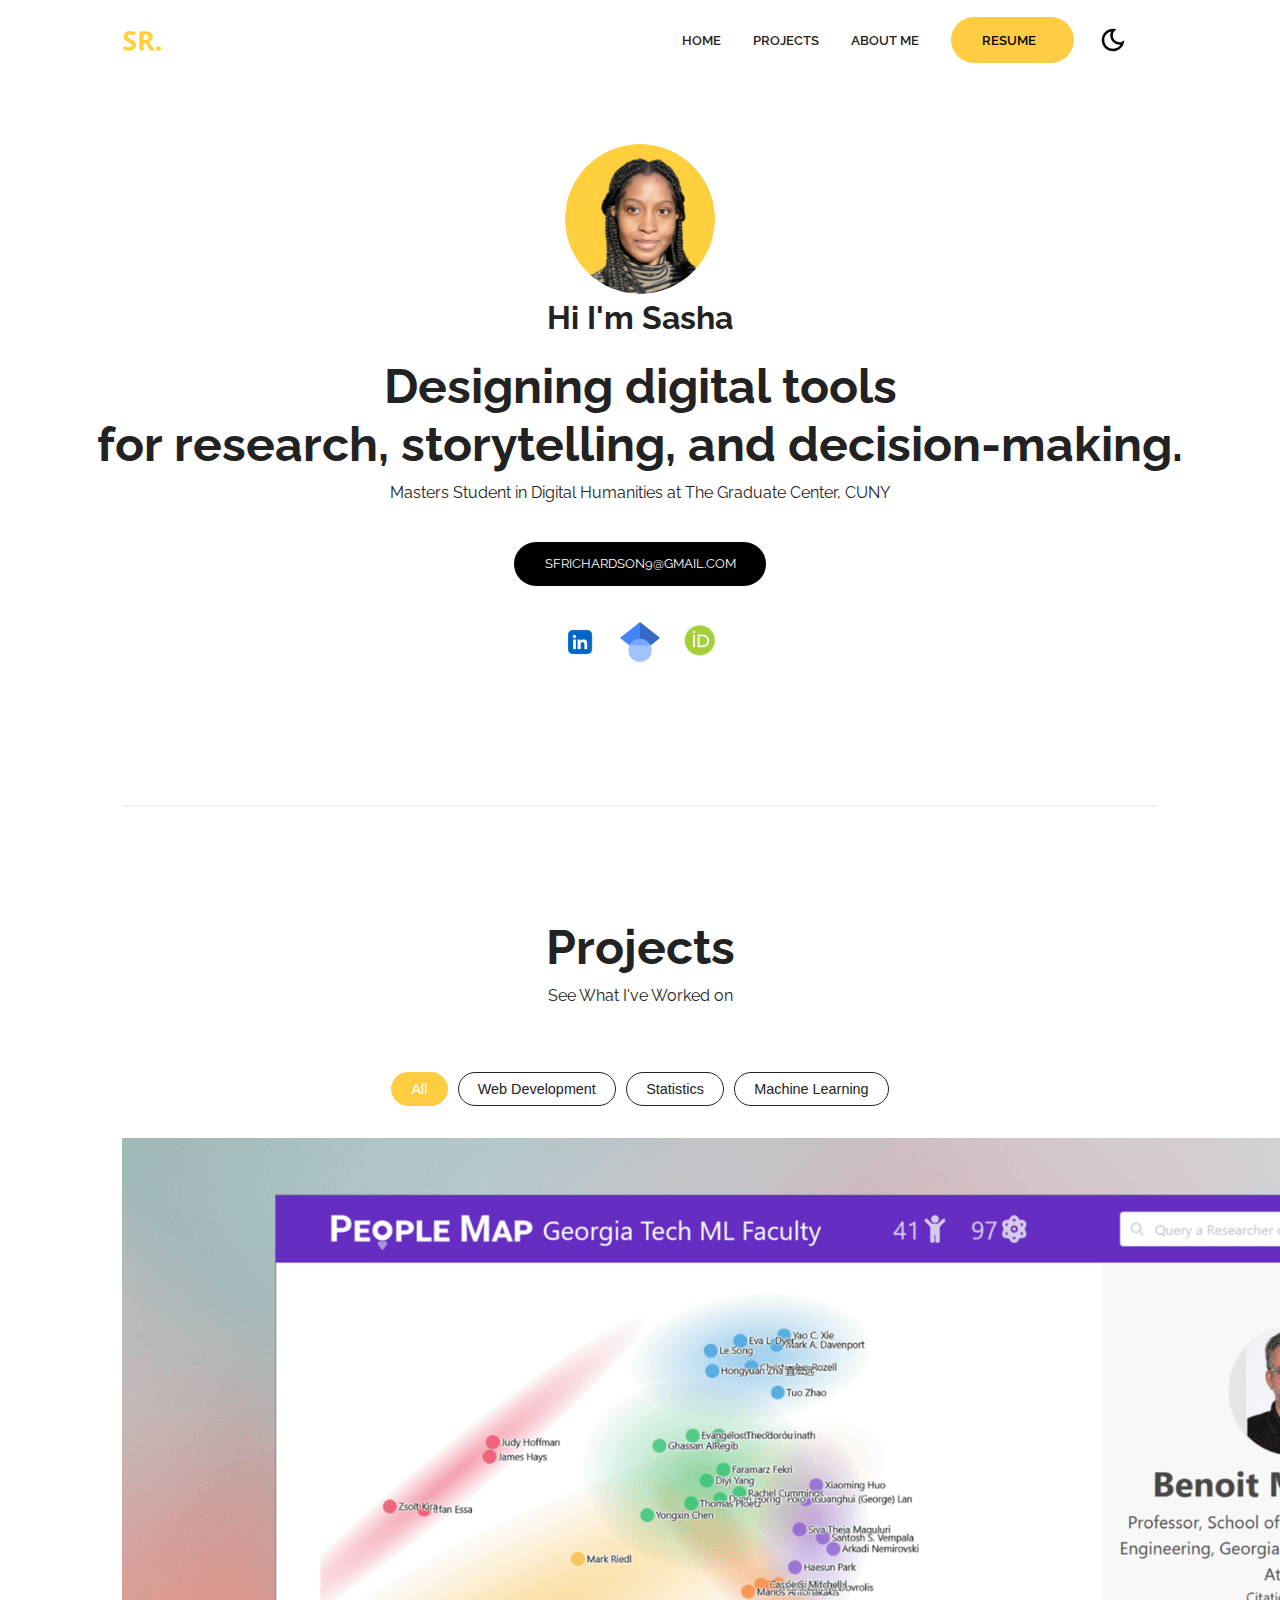
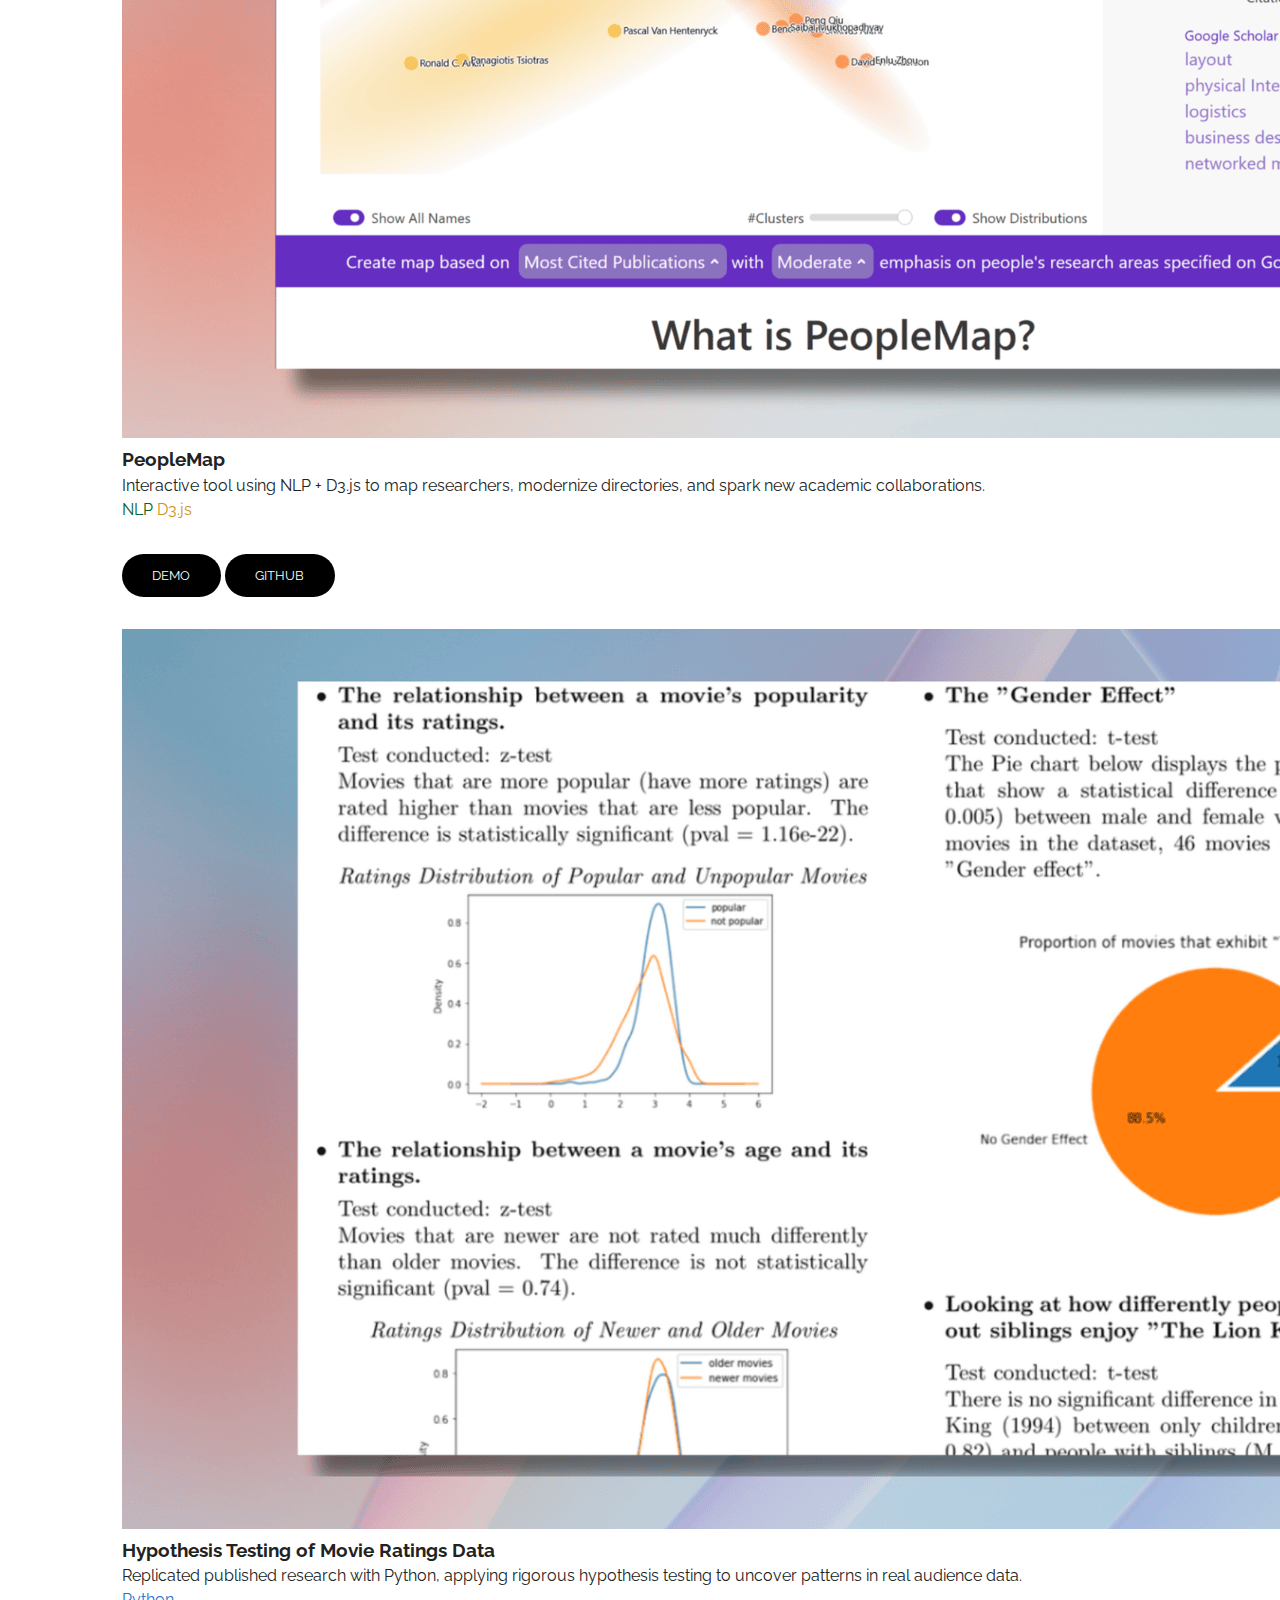
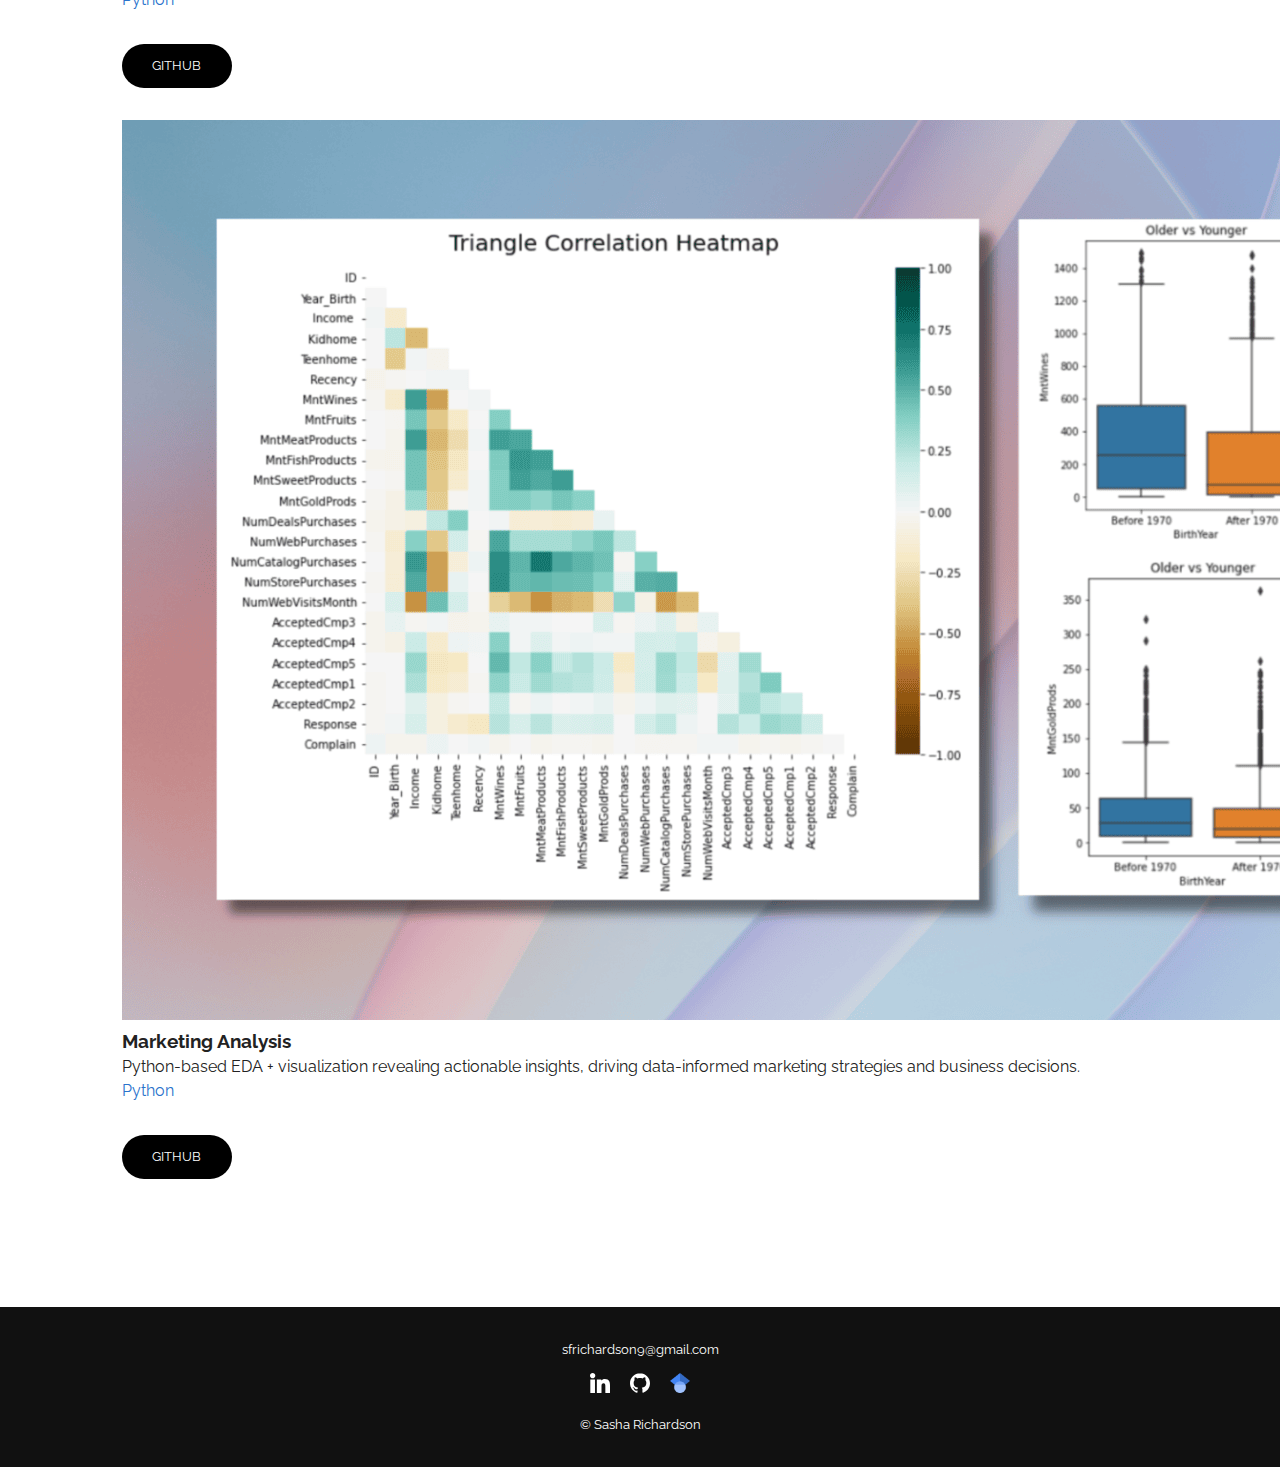
<file: index.html>
<!DOCTYPE html>
<html lang="en">
  <head>
    <meta charset="UTF-8" />
    <meta http-equiv="X-UA-Compatible" content="IE=edge" />
    <meta name="viewport" content="width=device-width, initial-scale=1.0" />
    <!-- Primary Meta Tags -->
    <title>Sasha Richardson | Portfolio</title>
    <meta name="title" content="Sasha Richardson - Data Science & Digital Humanities Portfolio" />
    <meta
      name="description"
      content="MA student in Digital Humanities, data scientist, and researcher. I build tools for storytelling, analysis, and decision-making."
    />

    <!-- Open Graph / Facebook -->
    <meta property="og:type" content="website" />
    <meta property="og:url" content="https://srichardson0.github.io/" />
    <meta property="og:title" content="Sasha Richardson | Portfolio | Data Science & Digital Humanities" />
    <meta property="og:description" content="Exploring where data, design, and storytelling meet. See my projects, research, and writing." />
    <meta property="og:image" content="https://opengraph.b-cdn.net/production/images/4198d995-8fb9-4bf4-8a15-e4f008633467.png?token=WSlvfN5LDY4O6q2sgLbkolhBB46ezlSLAMFl7UA4eRU&height=653&width=1200&expires=33292231546" />

    <!-- Twitter -->
    <meta property="twitter:card" content="summary_large_image" />
    <meta property="twitter:domain" content="srichardson0.github.io">
    <meta property="twitter:url" content="https://srichardson0.github.io/">
    <meta property="twitter:title" content="Sasha Richardson | Portfolio | Data Science & Digital Humanities" />
    <meta property="twitter:description" content="Data scientist & digital humanist building tools for research, visualization, and storytelling." />
    <meta property="twitter:image" content="https://opengraph.b-cdn.net/production/images/4198d995-8fb9-4bf4-8a15-e4f008633467.png?token=WSlvfN5LDY4O6q2sgLbkolhBB46ezlSLAMFl7UA4eRU&height=653&width=1200&expires=33292231546" />

    <!-- Link -->
    <link
      rel="apple-touch-icon"
      sizes="180x180"
      href="assets/favicon/apple-touch-icon.png"
    />
    <link
      rel="icon"
      type="image/png"
      sizes="16x16"
      href="/assets/favicon/favicon-16x16.png"
    />
    <link
      rel="icon"
      type="image/png"
      sizes="32x32"
      href="assets/favicon/favicon-32x32.png"
    />
    <link
      rel="icon"
      type="image/png"
      sizes="192x192"
      href="assets/favicon/android-chrome-192x192.png"
    />
    <link
      rel="icon"
      type="image/png"
      sizes="512x512"
      href="assets/favicon/android-chrome-512x512.png"
    />
    <link rel="icon" type="image/x-icon" href="assets/favicon/favicon.ico" />
    <link rel="manifest" href="assets/favicon/site.webmanifest" />
    <link
      rel="stylesheet"
      href="https://use.fontawesome.com/releases/v5.15.4/css/all.css"
      integrity="sha384-DyZ88mC6Up2uqS4h/KRgHuoeGwBcD4Ng9SiP4dIRy0EXTlnuz47vAwmeGwVChigm"
      crossorigin="anonymous"
    />
    <link rel="stylesheet" href="css/style.css" />
    <link rel="stylesheet" href="css/utilities.css" />
  </head>
  <body>
    <header id="hero">
      <!-- Navbar -->
      <nav class="navbar">
        <div class="container">
          <!-- Logo -->
          <h1 id="logo">
            <a href="index.html"
              ><img src="./assets/logo.png" alt="Sasha Richardson Logo"
            /></a>
          </h1>
          <!-- Navbar links -->
          <ul class="nav-menu">
            <li><a class="nav-link" href="index.html">HOME</a></li>
            <li><a class="nav-link" href="index.html#projects">PROJECTS</a></li>
            <li><a class="nav-link" href="about.html">ABOUT ME</a></li>
            <!-- <li><a class="nav-link" href="https://sfrichardson9.wordpress.com/" target="_blank">BLOG</a></li> -->
            <li>
              <a
                class="nav-link btn btn-primary"
                href="assets/Sasha_Resume.pdf"
                target="_blank"
                >RESUME <i class="fas fa-arrow-right"></i
              ></a>
            </li>

            <!-- Toggle switch -->
            <div class="theme-switch">
              <input type="checkbox" id="switch" />
              <label class="toggle-icons" for="switch">
                <img class="moon" src="assets/moon.svg" />
                <img class="sun" src="assets/sun.svg" />
              </label>
            </div>
            <!-- Hamburger menu -->
          </ul>
          <div class="hamburger">
            <span class="bar"></span>
            <span class="bar"></span>
            <span class="bar"></span>
          </div>
        </div>
      </nav>

      <section class="header-container">
        <img
          class="profile-image"
          src="assets/profile-image.png"
          alt="Sasha Richardson Profile Picture"
        />
        <h1>Hi I'm Sasha</h1>

        <div class="content-text">
          <h2>Designing digital tools</h2>
          <h2>for research, storytelling, and decision-making.</h2>

          <p>
            Masters Student in Digital Humanities at The Graduate Center, CUNY
          </p>
        </div>
        <a
          href="mailto:sfrichardson9@gmail.com"
          class="btn btn-secondary"
          target="_blank"
          >sfrichardson9@gmail.com</a
        >
      </section>
    </header>
    <div class="social-links">
      <a href="https://www.linkedin.com/in/sasha-richardson" target="_blank">
        <img src="./assets/linkedin-logo.webp" alt="Sasha Richardson LinkedIn" class="social-icon" />
      </a>
      <a href="https://scholar.google.com/citations?hl=en" target="_blank">
        <img src="assets/google-scholar-logo.png" alt="Sasha Richardson Google Scholar" class="social-icon" />
      </a>
      <a href="https://orcid.org/0009-0004-7585-4470" target="_blank">
        <img src="assets/orcid-logo.png" alt="Sasha Richardson ORCID" class="social-icon" />
      </a>
    </div>


<section id="projects" class="project-container container">
  <div class="division"></div>
  <div class="content-text">
    <h2>Projects</h2>
    <p>See What I've Worked on</p>
  </div>
  <div class="filter-tags">
    <button class="filter-btn active" data-filter="all">All</button>
    <button class="filter-btn" data-filter="web-dev">Web Development</button>
    <button class="filter-btn" data-filter="Statistics">Statistics</button>
    <button class="filter-btn" data-filter="ML">Machine Learning</button>
  </div>
  <article class="project-grid">
    <div class="project-card" data-tag="web-dev ML">
      <img
        src="assets/project/project-one.png"
        alt="PeopleMap Project Screenshot"
        class="project-image"
      />
      <div class="project-details">
        <h3 class="project-title">PeopleMap</h3>
        <p class="project-description">
          Interactive tool using NLP + D3.js to map researchers, modernize directories, and spark new academic collaborations.
        </p>
        <div class="project-tags">
          <span class="tag" style="color: #0c6125;">NLP</span>
          <span class="tag" style="color: #cc932a;">D3.js</span>
        </div>
        <div class="project-links">
          <a
            href="https://poloclub.github.io/people-map/ml/"
            target="_blank"
            class="btn btn-secondary"
            >Demo</a
          >
          <a
            href="https://github.com/poloclub/people-map"
            target="_blank"
            class="btn btn-secondary"
            >GitHub</a
          >
        </div>
      </div>
    </div>
    <div class="project-card" data-tag="Statistics">
      <img
        src="assets/project/project-two.png"
        alt="Movie Ratings Project Screenshot"
        class="project-image"
      />
      <div class="project-details">
        <h3 class="project-title">Hypothesis Testing of Movie Ratings Data</h3>
        <p class="project-description">
          Replicated published research with Python, applying rigorous hypothesis testing to uncover patterns in real audience data.
        </p>
        <div class="project-tags">
          <span class="tag" style="color: #2a73cc;">Python</span>
        </div>
        <div class="project-links">
          <a
            href="https://github.com/srichardson0/Hypothesis-testing-of-movie-ratings-data"
            target="_blank"
            class="btn btn-secondary"
            >GitHub</a
          >
        </div>
      </div>
    </div>
    <div class="project-card" data-tag="Statistics">
      <img
        src="assets/project/project-three.png"
        alt="Marketing Analysis Project Screenshot"
        class="project-image"
      />
      <div class="project-details">
        <h3 class="project-title">Marketing Analysis</h3>
        <p class="project-description">
          Python-based EDA + visualization revealing actionable insights, driving data-informed marketing strategies and business decisions.
        </p>
        <div class="project-tags">
          <span class="tag" style="color: #2a73cc;">Python</span>
        </div>
        <div class="project-links">
          <a
            href="https://github.com/srichardson0/MarketAnalysisProject"
            target="_blank"
            class="btn btn-secondary"
            >GitHub</a
          >
        </div>
      </div>
    </div>

  </article>

      <!-- <a href="#" class="btn btn-secondary"
        target="_blank" >See More <i class="fas fa-arrow-right"></i
      ></a> -->
</section>

    <!-- Footer -->
    <footer id="footer">
      <div class="container">
        <a href="mailto:sfrichardson9@gmail.com">sfrichardson9@gmail.com</a>
        <div class="social">
          <a href="https://www.linkedin.com/in/sasha-richardson" target="_blank"><img src="./assets/linkedin-icon.svg" alt="Sasha Richardson Linkedin" /></a>
          <a href="https://github.com/srichardson0" target="_blank"><img src="./assets/github-icon.svg" alt="Sasha Richardson GitHub" /></a>
          <a href="https://scholar.google.com/citations?hl=en" target="_blank"><img src="./assets/google-scholar-logo.png" alt="Sasha Richardson Google Scholar" /></a>
        </div>
        <p>&copy; <span id="datee"></span> Sasha Richardson</p>
      </div>
    </footer>

    <script src="project_filter.js"></script>
    <script>
      // Intersection Observer for timeline animation
      const items = document.querySelectorAll(".timeline-item");
      const observer = new IntersectionObserver((entries) => {
        entries.forEach(entry => {
          if (entry.isIntersecting) {
            entry.target.classList.add("show");
            observer.unobserve(entry.target);
          }
        });
      }, { threshold: 0.2 });

      items.forEach(item => observer.observe(item));
    </script>
  </body>
</html>
</file>
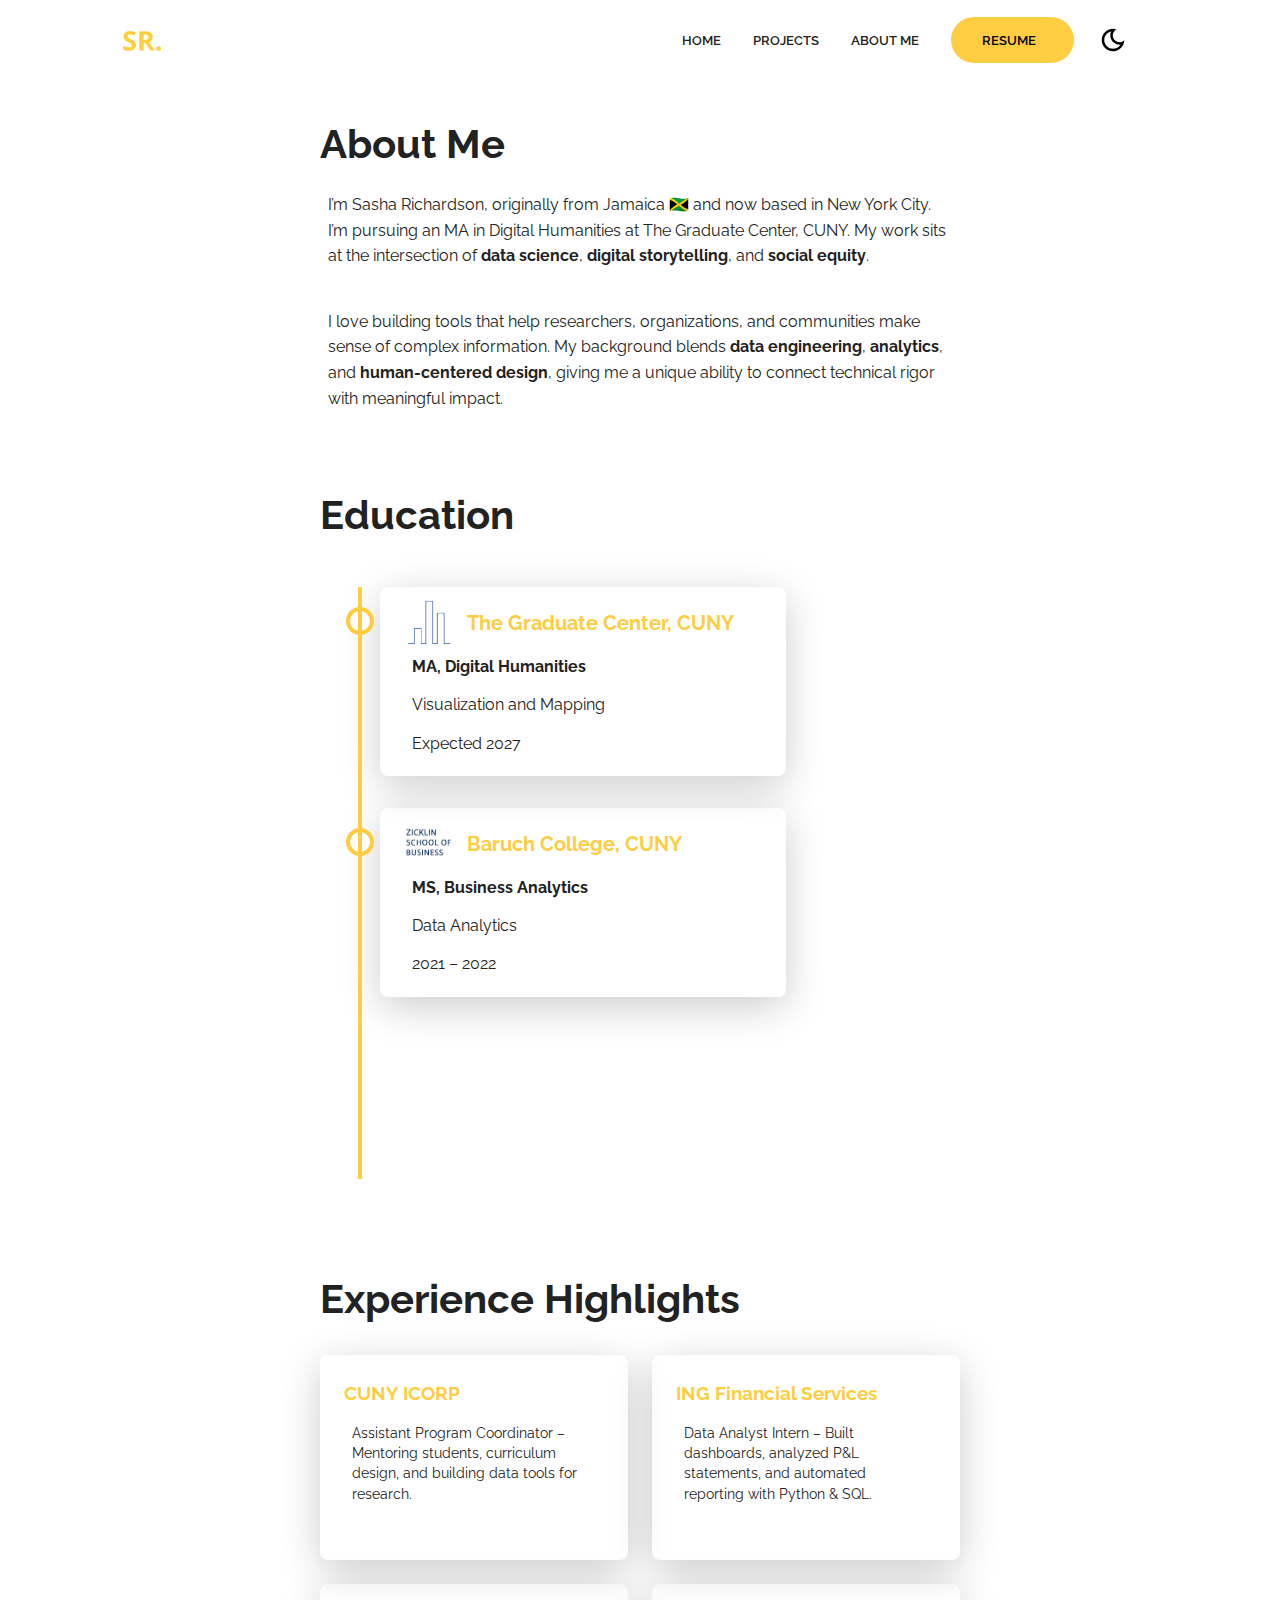
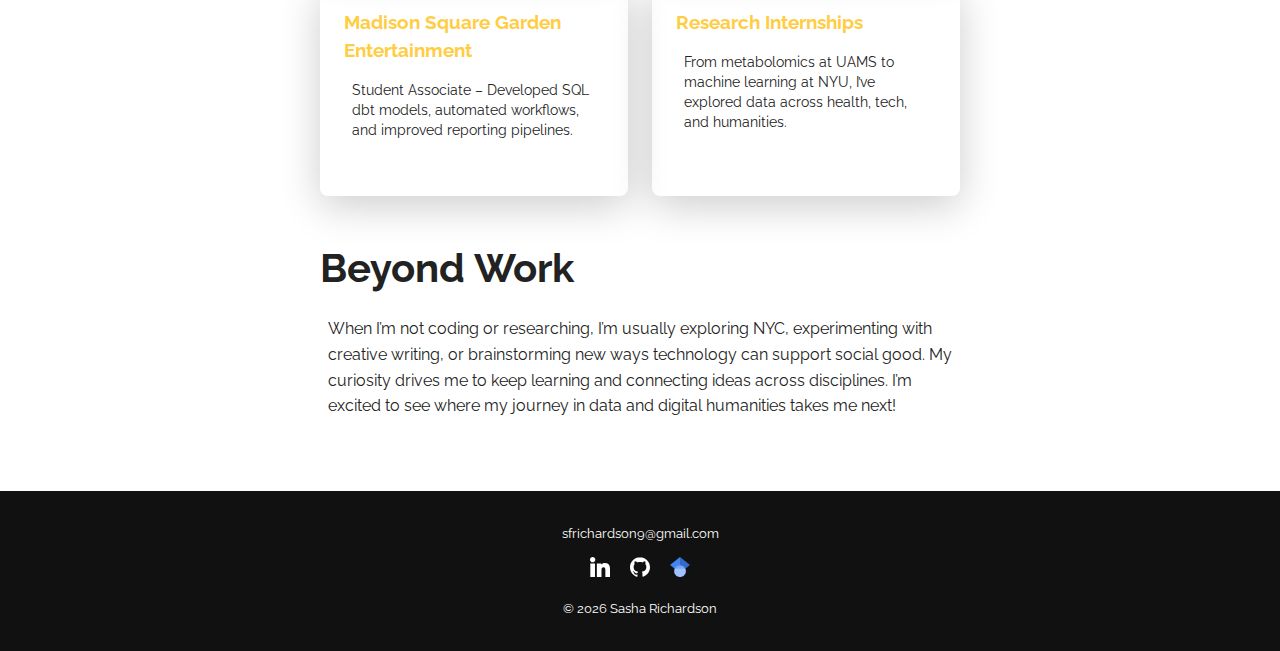
<file: about.html>
<!DOCTYPE html>
<html lang="en">
  <head>
    <meta charset="UTF-8" />
    <meta http-equiv="X-UA-Compatible" content="IE=edge" />
    <meta name="viewport" content="width=device-width, initial-scale=1.0" />
    <!-- Primary Meta Tags -->
    <title>Sasha Richardson | Portfolio</title>
    <meta name="title" content="Sasha Richardson - Data Science & Digital Humanities Portfolio" />
    <meta
      name="description"
      content="MA student in Digital Humanities, data scientist, and researcher. I build tools for storytelling, analysis, and decision-making."
    />

    <!-- Open Graph / Facebook -->
    <meta property="og:type" content="website" />
    <meta property="og:url" content="https://srichardson0.github.io/" />
    <meta property="og:title" content="Sasha Richardson | Portfolio | Data Science & Digital Humanities" />
    <meta property="og:description" content="Exploring where data, design, and storytelling meet. See my projects, research, and writing." />
    <meta property="og:image" content="https://opengraph.b-cdn.net/production/images/4198d995-8fb9-4bf4-8a15-e4f008633467.png?token=WSlvfN5LDY4O6q2sgLbkolhBB46ezlSLAMFl7UA4eRU&height=653&width=1200&expires=33292231546" />

    <!-- Twitter -->
    <meta property="twitter:card" content="summary_large_image" />
    <meta property="twitter:domain" content="srichardson0.github.io">
    <meta property="twitter:url" content="https://srichardson0.github.io/">
    <meta property="twitter:title" content="Sasha Richardson | Portfolio | Data Science & Digital Humanities" />
    <meta property="twitter:description" content="Data scientist & digital humanist building tools for research, visualization, and storytelling." />
    <meta property="twitter:image" content="https://opengraph.b-cdn.net/production/images/4198d995-8fb9-4bf4-8a15-e4f008633467.png?token=WSlvfN5LDY4O6q2sgLbkolhBB46ezlSLAMFl7UA4eRU&height=653&width=1200&expires=33292231546" />

    <!-- Link -->
    <link
      rel="apple-touch-icon"
      sizes="180x180"
      href="assets/favicon/apple-touch-icon.png"
    />
    <link
      rel="icon"
      type="image/png"
      sizes="16x16"
      href="/assets/favicon/favicon-16x16.png"
    />
    <link
      rel="icon"
      type="image/png"
      sizes="32x32"
      href="assets/favicon/favicon-32x32.png"
    />
    <link
      rel="icon"
      type="image/png"
      sizes="192x192"
      href="assets/favicon/android-chrome-192x192.png"
    />
    <link
      rel="icon"
      type="image/png"
      sizes="512x512"
      href="assets/favicon/android-chrome-512x512.png"
    />
    <link rel="icon" type="image/x-icon" href="assets/favicon/favicon.ico" />
    <link rel="manifest" href="assets/favicon/site.webmanifest" />
    <link
      rel="stylesheet"
      href="https://use.fontawesome.com/releases/v5.15.4/css/all.css"
      integrity="sha384-DyZ88mC6Up2uqS4h/KRgHuoeGwBcD4Ng9SiP4dIRy0EXTlnuz47vAwmeGwVChigm"
      crossorigin="anonymous"
    />
    <link rel="stylesheet" href="css/style.css" />
    <link rel="stylesheet" href="css/utilities.css" />

    <style>
      /* Timeline: LinkedIn style (single column, wide cards) */
      .timeline {
        position: relative;
        max-width: 900px;
        margin: 3rem auto;
        padding-left: 60px; /* space for line and circles */
      }

      .timeline::after {
        content: "";
        position: absolute;
        width: 4px;
        background-color: var(--primary-color);
        top: 0;
        bottom: 0;
        left: 40px;
        margin-left: -2px;
      }

      .timeline-item {
        position: relative;
        width: 100%;
        margin-bottom: 2rem;
        opacity: 0;               /* hidden before animation */
        transform: translateY(30px);
        transition: all 0.6s ease-out;
      }

      .timeline-item.show {
        opacity: 1;
        transform: translateY(0);
      }

      .timeline-item::after {
        content: "";
        position: absolute;
        width: 20px;
        height: 20px;
        left: -34px;
        background-color: var(--bg-primary);
        border: 4px solid var(--primary-color);
        top: 20px;
        border-radius: 50%;
        z-index: 1;
      }

      .timeline-content {
        background-color: transparent;
        padding: 0.75rem 1.5rem;
        border-radius: 8px;
        box-shadow: var(--shadow);
        max-width: 70%;
      }

    .timeline-content h3 {
    display: flex;
    align-items: center;
    color: var(--primary-color);
    margin-bottom: 0.1rem; /* Reduced from 0.3rem */
    font-size: 1.25rem; /* Slightly reduced font size */
    }

    /* Decrease spacing around the paragraph text */
    .timeline-content p {
    margin: 0.1rem 0; /* Reduced margin on top and bottom */
    line-height: 1.3; /* Decreased line height for tighter spacing */
}

      .school-icon {
        width: 48px;
        height: auto;
        border-radius: 8px;
        margin-right: 15px;
      }

      /* Experience Cards */
      .experience-grid {
        display: grid;
        grid-template-columns: repeat(auto-fit, minmax(260px, 1fr));
        gap: 1.5rem;
        margin-top: 2rem;
      }

      .experience-card {
        background: transparent;
        border-radius: 8px;
        padding: 1.5rem;
        box-shadow: var(--shadow);
        transition: transform 0.3s ease;
      }

      .experience-card:hover {
        transform: translateY(-5px);
      }

      .experience-card h3 {
        margin-bottom: 0.5rem;
        color: var(--primary-color);
      }

      .experience-card p {
        font-size: 0.9rem;
        line-height: 1.4;
      }
    </style>
  </head>
  <body>
    <!-- Navbar -->
      <nav class="navbar">
        <div class="container">
          <!-- Logo -->
          <h1 id="logo">
            <a href="index.html"
              ><img src="./assets/logo.png" alt="Sasha Richardson Logo"
            /></a>
          </h1>
          <!-- Navbar links -->
          <ul class="nav-menu">
            <li><a class="nav-link" href="index.html">HOME</a></li>
            <li><a class="nav-link" href="index.html#projects">PROJECTS</a></li>
            <li><a class="nav-link" href="about.html">ABOUT ME</a></li>
            <!-- <li><a class="nav-link" href="https://sfrichardson9.wordpress.com/" target="_blank">BLOG</a></li> -->
            <li>
              <a
                class="nav-link btn btn-primary"
                href="assets/Sasha_Resume.pdf"
                target="_blank"
                >RESUME <i class="fas fa-arrow-right"></i
              ></a>
            </li>

            <!-- Toggle switch -->
            <div class="theme-switch">
              <input type="checkbox" id="switch" />
              <label class="toggle-icons" for="switch">
                <img class="moon" src="assets/moon.svg" />
                <img class="sun" src="assets/sun.svg" />
              </label>
            </div>
            <!-- Hamburger menu -->
          </ul>
          <div class="hamburger">
            <span class="bar"></span>
            <span class="bar"></span>
            <span class="bar"></span>
          </div>
        </div>
      </nav>

    <!-- About Section -->
    <section class="about-container container">
      <div class="content-text">
        <h2>About Me</h2>
        <p>
          I’m Sasha Richardson, originally from Jamaica 🇯🇲  and now based in New York City.  
          I’m pursuing an MA in Digital Humanities at The Graduate Center, CUNY.  
          My work sits at the intersection of <strong>data science</strong>, <strong>digital storytelling</strong>, and <strong>social equity</strong>.  
        </p>
        <p>
          I love building tools that help researchers, organizations, and communities make sense of complex information.  
          My background blends <strong>data engineering</strong>, <strong>analytics</strong>, and <strong>human-centered design</strong>, giving me a unique ability to connect technical rigor with meaningful impact.
        </p>
      </div>

      <div class="content-text">
        <h2>Education</h2>
        <div class="timeline">
          <div class="timeline-item">
            <div class="timeline-content">
              <h3>
                <img src="assets/icons/cuny-gc.png" alt="CUNY Graduate Center" class="school-icon" />
                The Graduate Center, CUNY
              </h3>
              <p><strong>MA, Digital Humanities</strong></p>
              <p>Visualization and Mapping</p>
              <p class="education-date">Expected 2027</p>
            </div>
          </div>

          <div class="timeline-item">
            <div class="timeline-content">
              <h3>
                <img src="assets/icons/baruch.png" alt="Baruch College" class="school-icon" />
                Baruch College, CUNY
              </h3>
              <p><strong>MS, Business Analytics</strong></p>
              <p>Data Analytics</p>
              <p class="education-date">2021 – 2022</p>
            </div>
          </div>

          <div class="timeline-item">
            <div class="timeline-content">
              <h3>
                <img src="assets/icons/fsu.png" alt="Fayetteville State University" class="school-icon" />
                Fayetteville State University
              </h3>
              <p><strong>BS, Computer Science</strong> (Summa Cum Laude)</p>
              <p class="education-date">2017 – 2021</p>
            </div>
          </div>

        </div>
      </div>

      <div class="content-text">
        <h2>Experience Highlights</h2>
        <div class="experience-grid">
          <div class="experience-card">
            <h3>CUNY ICORP</h3>
            <p>Assistant Program Coordinator – Mentoring students, curriculum design, and building data tools for research.</p>
          </div>
          <div class="experience-card">
            <h3>ING Financial Services</h3>
            <p>Data Analyst Intern – Built dashboards, analyzed P&L statements, and automated reporting with Python & SQL.</p>
          </div>
          <div class="experience-card">
            <h3>Madison Square Garden Entertainment</h3>
            <p>Student Associate – Developed SQL dbt models, automated workflows, and improved reporting pipelines.</p>
          </div>
          <div class="experience-card">
            <h3>Research Internships</h3>
            <p>From metabolomics at UAMS to machine learning at NYU, I’ve explored data across health, tech, and humanities.</p>
          </div>
        </div>
      </div>

      <div class="content-text">
        <h2>Beyond Work</h2>
        <p>
          When I’m not coding or researching, I’m usually exploring NYC, experimenting with 
          creative writing, or brainstorming new ways technology can support social good. 
          My curiosity drives me to keep learning and connecting ideas across disciplines.  
          I’m excited to see where my journey in data and digital humanities takes me next!
        </p>
      </div>
    </section>

    <!-- Footer -->
    <footer id="footer">
      <div class="container">
        <a href="mailto:sfrichardson9@gmail.com">sfrichardson9@gmail.com</a>
        <div class="social">
          <a href="https://www.linkedin.com/in/sasha-richardson" target="_blank"><img src="./assets/linkedin-icon.svg" alt="Sasha Richardson Linkedin" /></a>
          <a href="https://github.com/srichardson0" target="_blank"><img src="./assets/github-icon.svg" alt="Sasha Richardson GitHub" /></a>
          <a href="https://scholar.google.com/citations?hl=en" target="_blank"><img src="./assets/google-scholar-logo.png" alt="Sasha Richardson Google Scholar" /></a>
        </div>
        <p>&copy; <span id="datee"></span> Sasha Richardson</p>
      </div>
    </footer>

    <script src="js/script.js"></script>
    <script>
      // Intersection Observer for timeline animation
      const items = document.querySelectorAll(".timeline-item");
      const observer = new IntersectionObserver((entries) => {
        entries.forEach(entry => {
          if (entry.isIntersecting) {
            entry.target.classList.add("show");
            observer.unobserve(entry.target);
          }
        });
      }, { threshold: 0.2 });

      items.forEach(item => observer.observe(item));
    </script>
  </body>
</html>
</file>
<file: css/style.css>
/* This is the required project styling. Will contain essential CSS styles like:
   * Flex property
   * Grid layout
   * Cards and sections
*/

@import url(https://fonts.googleapis.com/css?family=Raleway:100,200,300,regular,500,600,700,800,900,100italic,200italic,300italic,italic,500italic,600italic,700italic,800italic,900italic);

/* variables */
:root {
  /* Colors */
  --primary-color: #ffcd42;
  --secondary-color: #ffd35c;
  --bg-primary: #ffffff;
  --text-color: #222222;
  --text-color-two: #ffffff;
  --bg-secondary: #000000;
  --card-background: #f4f4f4;
  --bg-secondary-two: #111111;

  --shadow: 0 10px 40px rgba(0, 0, 0, 0.2);

  /* Font Weight */
  --weight-small: 400;
  --weight-semibold: 600;
  --weight-bold: 800;

  /* Max width */
  --width-small: 600px;
  --width-medium: 1100px;
  --width-large: 1300px;
}

[data-theme="dark"] {
  --primary-color: #ffcd42;
  --secondary-color: #ffd35c;
  --bg-primary: #000000;
  --text-color: #ffffff;
  --text-color-two: #222222;
  --bg-secondary: #ffffff;
  --card-background: #111111;
  --bg-secondary-two: #f4f4f4;
  --shadow: 0 2px 10px rgba(95, 95, 95, 0.2);
}

html {
  font-size: 100%;
  scroll-behavior: smooth;
}

/* Reset default styling */
* {
  margin: 0;
  padding: 0;
  box-sizing: border-box;
}

ul {
  list-style: none;
}

a {
  text-decoration: none;
  color: var(--text-color);
}

/* Main styling */
body {
  background: var(--bg-primary);
  color: var(--text-color);
  font-family: "Raleway", sans-serif;
  line-height: 1.5;
}

/* Navbar */
.navbar {
  position: fixed;
  top: 0;
  left: 0;
  right: 0;
  z-index: 20;
  background: var(--bg-primary);
}

.navbar .container {
  display: flex;
  align-items: center;
  justify-content: space-between;
  z-index: 20;
  height: 80px;
  width: 100%;
}

.navbar .nav-menu {
  display: flex;
  align-items: center;
  background: var(--bg-primary);
}

.navbar .nav-link {
  margin: 0 1rem;
  font-size: 0.8rem;
  font-weight: var(--weight-semibold);
}

.navbar #logo img {
  display: block;
  width: 40px;
}

.navbar .btn {
  margin-right: 1.5rem;
}

.fas.fa-arrow-right {
  margin-left: 0.5rem;
  font-size: 0.9rem;
}

/* hamburger */
.hamburger {
  margin-bottom: 0.1rem;
  display: none;
}

.bar {
  display: block;
  width: 23px;
  height: 3px;
  margin: 4px auto;
  transition: all 0.3s ease-in-out;
  border-radius: 30px;
  background-color: var(--bg-secondary);
}

/* Hero section */
#hero {
  display: flex;
  flex-direction: column;
  height: 100%;
}

.profile-image {
  width: 150px;
  border-radius: 50%;
  animation: bounce 1s infinite alternate;
}

@keyframes bounce {
  from {
    transform: translateY(0px);
  }

  to {
    transform: translateY(-10px);
  }
}

.division {
  width: 100%;
  height: 2px;
  background-color: var(--card-background);
  margin: 5.5rem 0;
}
/* Projects */
#projects {
  display: flex;
  flex-direction: column;
  margin: 2rem auto 5rem;
}

#projects .btn {
  align-self: center;
  margin: 2rem 0;
}

.project {
  display: grid;
  grid-template-columns: repeat(3, 1fr);
  grid-auto-rows: minmax(250px, auto);
  grid-gap: 0.9rem;
}

.card .project-bio p {
  font-size: 1.25rem;
  color: rgb(0, 0, 0);
  background: rgba(255, 255, 255, 0.7);
}

.card .project-bio h3 {
  font-size: 1.25rem;
  color: #000000;
  background: rgba(255, 255, 255, 0.7);
}

.project-info {
  display: flex;
  justify-content: space-between;
  opacity: 0;
  position: relative;
  transition: 0.5s ease-in-out;
}

.project-bio {
  display: flex;
  flex-direction: column;
  justify-content: flex-end;
  position: relative;
  top: 100px;
  left: 10px;
}

/* Footer */
#footer {
  background: #111111;
}

#footer .container {
  display: flex;
  flex-direction: column;
  align-items: center;
  justify-content: center;
  color: #ffffff;
  min-height: 160px;
  text-align: center;
}

#footer a {
  font-size: 0.8rem;
  color: #fff;
}

#footer a:hover {
  opacity: 0.6;
}

#footer .social {
  margin: 0.9rem 0;
}

#footer .social img {
  width: 20px;
  height: 20px;
}

#footer .social a {
  margin: 0 0.5rem;
}

#footer p {
  font-size: 0.8rem;
}

/* Responsiveness */

@media (max-width: 1000px) {
  .project {
    display: grid;
    grid-template-columns: repeat(2, 1fr);
  }
}

@media (max-width: 768px) {
}

@media (max-width: 670px) {
  .navbar .nav-menu {
    position: fixed;
    right: -100vw;
    top: 4.5rem;
    flex-direction: column;
    width: calc(80% - 10px);
    transition: 0.3s;
    box-shadow: var(--shadow);
    padding: 2rem;
    border-radius: 5px;
    align-items: flex-start;
  }

  .navbar .btn {
    margin: 0;
    margin-top: 1rem;
  }

  .nav-menu.active {
    right: 20px;
  }

  .nav-menu .nav-link {
    font-size: 0.9rem;
    margin: 0 0.2rem;
  }

  .nav-menu li {
    margin-bottom: 0.5rem;
    width: 100%;
  }

  .nav-menu .btn {
    width: 100%;
    text-align: center;
    margin-top: 0.5rem;
  }

  .hamburger {
    display: block;
    cursor: pointer;
    padding: 0.2rem 0.4rem;
  }

  .hamburger.active {
    border: 1px dotted gray;
  }

  .hamburger.active .bar:nth-child(2) {
    opacity: 0;
  }

  .hamburger.active .bar:nth-child(1) {
    transform: translateY(6px) rotate(45deg);
  }

  .hamburger.active .bar:nth-child(3) {
    transform: translateY(-8px) rotate(-45deg);
  }
}

@media (max-width: 600px) {
  .project {
    display: grid;
    grid-template-columns: 1fr;
  }

  .header-container .btn {
    border-radius: 5px;
    width: 80%;
  }
}
</file>
<file: css/utilities.css>
/* ?This is where reusable styling of this template will be. 
   !Will contain things like:
   * Button styling
   * Background color styling
   * padding and margin
*/

.container {
  max-width: var(--width-medium);
  margin: 0 auto;
  padding: 1rem 2rem;
}

h1::selection,
h2::selection {
  color: #111;
  background: var(--primary-color);
}

/* Buttons */
.btn {
  display: inline-block;
  padding: 0.75rem 1.9rem;
  border-radius: 30px;
  text-transform: uppercase;
  font-size: 0.82rem;
  transition: 0.3s;
}

.btn-primary {
  background: var(--primary-color);
  color: #000000;
}

.btn-secondary {
  margin: 5px 0;
  background-color: var(--bg-secondary);
  color: var(--bg-primary);
}

/* add hover to resume button */
.btn-primary:hover {
  background: var(--secondary-color);
}

/* Dark mode toggle */
#switch {
  display: none;
}

.toggle-icons {
  display: flex;
  justify-content: space-between;
  align-items: center;
  cursor: pointer;
}

.toggle-icons > img {
  transition: 0.6s cubic-bezier(0.23, 1, 0.32, 1);
  width: 30px;
}

.moon {
  transform: rotate(10deg);
}

#switch:checked + .toggle-icons .moon {
  transform: rotate(250deg);
}

#switch:checked + .toggle-icons .sun {
  transform: rotate(100deg);
}

/* Header Container */
.header-container {
  display: flex;
  flex-direction: column;
  align-items: center;
  justify-content: center;
  margin-top: 8rem;
  padding: 1rem;
}

.header-container > div {
  margin-top: 1rem;
}

.content-text {
  text-align: center;
  margin: 1.5rem 0;
}

.content-text h2 {
  font-size: 3rem;
  line-height: 1.2;
  transition: 0.2s ease-in-out;
}

.content-text p {
  padding: 0.5rem;
  margin: 0 auto;
  max-width: 700px;
}

/* Project cards */
.card {
  padding: 1rem;
  background: var(--card-background);
  color: #ffffff;
  border-radius: 5px;
  transition: 0.4s ease-in-out;
  cursor: pointer;
}

.card a {
  color: #ffffff;
  transition: 0.25s ease-in-out;
  font-size: 2.1rem;
  margin-right: 0.3rem;
}

.card a:hover {
  color: var(--primary-color);
}

.card:hover {
  box-shadow: inset 0 100px 1000px 10px rgba(0, 0, 0, 0.363);
}

.card:hover .project-info {
  opacity: 1;
}

/* Project Images */

/* project 1 */
.card:nth-child(1) {
  background: url(../assets/project/project-one.png) center center/cover;
}

/* Project 2 */
.card:nth-child(2) {
  background: url(../assets/project/project-two.png) center center/cover;
}

/* Project 3 */
.card:nth-child(3) {
  background: url(../assets/project/project-three.png) center center/cover;
}

/* Project 4 */
.card:nth-child(4) {
  background: url(../assets/project/project-four.png) center center/cover;
}

/* Project 5 */
.card:nth-child(5) {
  background: url(../assets/project/project-five.png) center center/cover;
}

/* Project 6 */
.card:nth-child(6) {
  background: url(../assets/project/project-six.png) center center/cover;
}

/* Media Queries */
@media (max-width: 768px) {
  .header-container {
    margin-top: 7rem;
    text-align: center;
  }

  .content-text h2 {
    font-size: 2.5rem;
  }
}

/* Social Links */
.social-links {
  display: flex;
  justify-content: center; /* Centers the icons horizontally */
  align-items: center; /* Aligns them vertically */
  gap: 20px; /* Adds space between the icons */
  margin-top: 15px; /* Adds space above the icons */
}

.social-icon {
  width: 40px; /* Sets the width of the icons */
  height: auto; /* Maintains the aspect ratio */
  transition: transform 0.3s ease; /* Smooth transition for hover effect */
}

.social-icon:hover {
  transform: scale(1.1); /* Makes the icon slightly bigger on hover */
}

/* Filtering Tags */
.filter-tags {
  display: flex;
  justify-content: center;
  flex-wrap: wrap; /* Allows buttons to wrap to the next line on smaller screens */
  gap: 10px; /* Provides space between the buttons */
  margin: 2rem 0;
}

.filter-btn {
  padding: 0.5rem 1.2rem;
  border: 1px solid var(--text-color); /* Adds a subtle border */
  background-color: transparent;
  color: var(--text-color);
  font-size: 0.9rem;
  font-weight: 500;
  cursor: pointer;
  border-radius: 20px;
  transition: all 0.3s ease;
}

.filter-btn:hover {
  background-color: var(--primary-color);
  color: var(--bg-primary);
  border-color: var(--primary-color);
}

.filter-btn.active {
  background-color: var(--primary-color);
  color: var(--bg-primary);
  border-color: var(--primary-color);
}

/* About Section */
.about-container {
  display: flex;
  flex-direction: column;
  justify-content: center;
  align-items: center;
  margin-top: 5rem;
  padding: 1rem;
}

.about-container .content-text {
  width: 60%;
  text-align: left;
}

.about-container h2 {
  font-size: 2.5rem;
  margin-bottom: 1rem;
}

.about-container p {
  line-height: 1.6;
  margin-bottom: 1.5rem;
}
</file>
